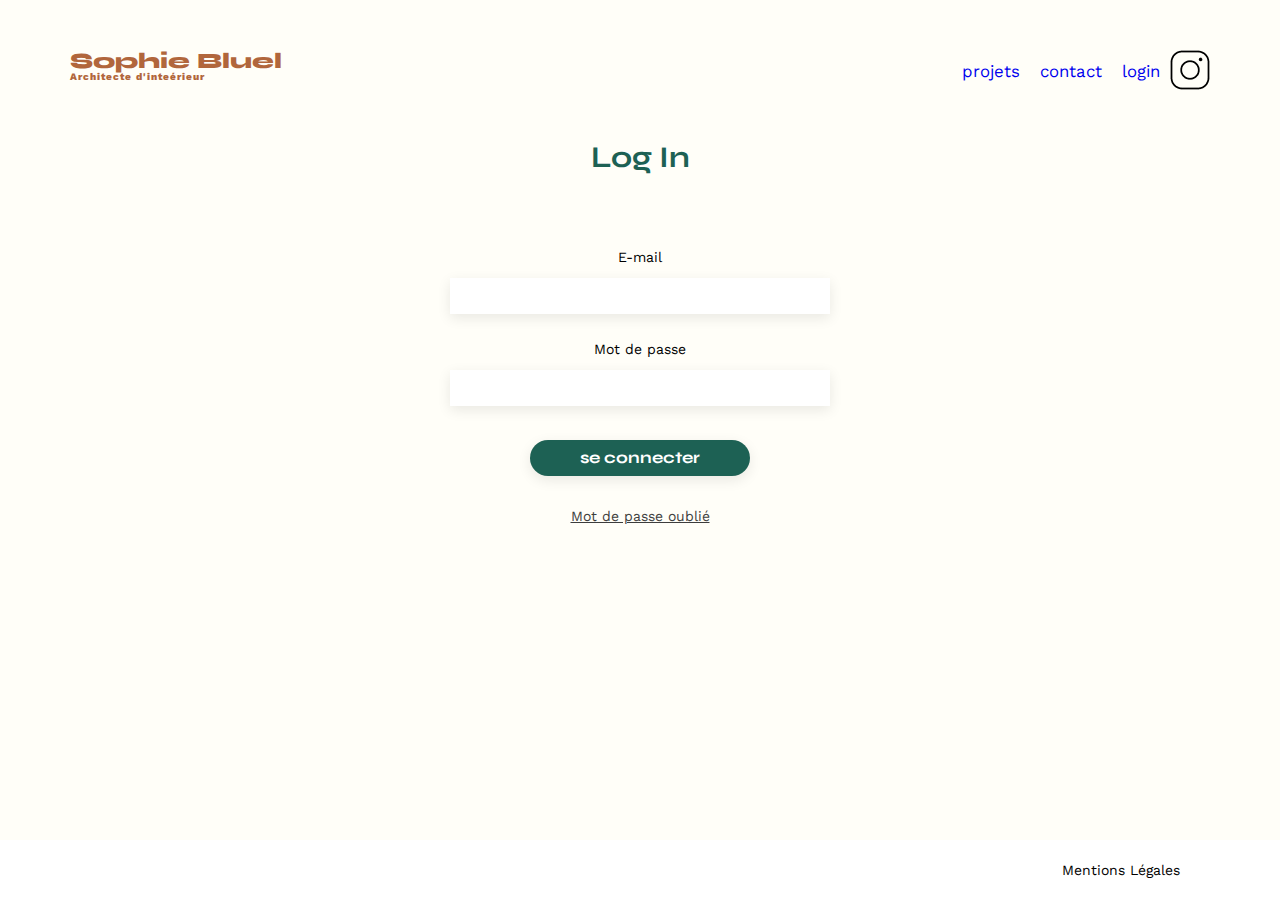
<file: FrontEnd/login.html>
<!DOCTYPE html>
<html lang="fr">
<head>
	<meta charset="UTF-8">
	<title>Sophie Bluel - Architecte d'intérieur</title>
	<meta name="viewport" content="width=device-width, initial-scale=1.0">
	<link rel="preconnect" href="https://fonts.googleapis.com">
	<link rel="preconnect" href="https://fonts.gstatic.com" crossorigin>
	<link href="https://fonts.googleapis.com/css2?family=Syne:wght@700;800&family=Work+Sans&display=swap" rel="stylesheet">
	<meta name="description" content="">
	<link rel="stylesheet" href="./assets/style.css">
	
</head>

	<body>
	
		<div class="container">
	<header>
		<div class="header">
	<h1>Sophie Bluel <span>Architecte d'inteérieur</span></h1>
	<nav>
		<ul>
			<li>
				<a href=index.html>projets</a>
			</li>
			<li>
				<a href="index.html#contact"">contact</a>
			</li>
			<li>
				<a href=login.html>login</a>
			</li>
			<li><img src="./assets/icons/instagram.png" alt="Instagram"></li>
		</ul>
	</nav>
</div>
</header>
<main >
    <section id="login">
        <h2 >Log In</h1>
        <form id="formLogin" action="#" method="post">
            <label for="email">E-mail</label>
            <input type="email" id="email">
            <label for="password">Mot de passe</label>
            <input type="password" id="password">
            <input type="submit"  value="se connecter" id="connexion">        
        </form>
        <a href="#" id="mdp">Mot de passe oublié</a>
       
    </section>
</main>
</div>
<footer id="footer">
	<nav>
		<ul>
			<li>Mentions Légales</li>
		</ul>
	</nav>
</footer>
<script src="javascript/login.js"></script>

</body>
</html>
</file>
<file: FrontEnd/assets/style.css>
/* http://meyerweb.com/eric/tools/css/reset/
   v2.0 | 20110126
   License: none (public domain)
*/

html, body, div, span, applet, object, iframe,
h1, h2, h3, h4, h5, h6, p, blockquote, pre,
a, abbr, acronym, address, big, cite, code,
del, dfn, em, img, ins, kbd, q, s, samp,
small, strike, strong, sub, sup, tt, var,
b, u, i, center,
dl, dt, dd, ol, ul, li,
fieldset, form, label, legend,
table, caption, tbody, tfoot, thead, tr, th, td,
article, aside, canvas, details, embed,
figure, figcaption, footer, header, hgroup,
menu, nav, output, ruby, section, summary,
time, mark, audio, video {
	margin: 0;
	padding: 0;
	border: 0;
	font-size: 100%;
	font: inherit;
	vertical-align: baseline;
}
/* HTML5 display-role reset for older browsers */
article, aside, details, figcaption, figure,
footer, header, hgroup, menu, nav, section {
	display: block;
}
body {
	line-height: 1;
	
}
ol, ul {
	list-style: none;
}
blockquote, q {
	quotes: none;
}
blockquote:before, blockquote:after,
q:before, q:after {
	content: '';
	content: none;
}
table {
	border-collapse: collapse;
	border-spacing: 0;
}
/*end of reset*/
*{
    box-sizing:border-box
}

main{
	max-width: 1140px;
	width:100%;
	min-height:100%;
	margin:auto;
}
body {
	display:flex;
	align-items:center;
	flex-direction:column;
	font-family: 'Work Sans' ;
	font-size: 14px;
	background:  #FFFEF8;
	justify-content: space-between;
	max-height:100%;
}
.container{
	width:100%;
	
}
.header {
	display: flex;
	justify-content: space-between;
	margin: 50px auto;
	max-width:1140px;
}
.filtres{
	margin:0px;
}
section {
	margin: 50px 0
}
h1{
	display: flex;
	flex-direction: column;
	font-family: 'Syne';
	font-size: 22px;
	font-weight: 800;
	color: #B1663C;
}
h1 > span {
	font-family: 'Work Sans';
	font-size:10px;
	letter-spacing: 0.1em;
}
h2{
	font-family: 'Syne';
	font-weight: 700;
	font-size: 30px;
	color: #1D6154
}
nav ul {
	display: flex;
	align-items: center;
	list-style-type: none;
}
nav a {
	padding: 0 10px;
	font-size: 1.2em;
	text-decoration: none;
}
a:hover {
	color: #B1663C;
}

#introduction {
	display: flex;
	align-items: center;
}
#introduction figure {
	flex: 1
}
#introduction img {
	display: block;
	margin: auto;
	width: 80%;
	margin-left:0px;
}

#introduction article {
	flex: 1
}
#introduction h2 {
	margin-bottom: 1em;
}

#introduction p {
	margin-bottom: 0.5em;
}
#portfolio h2 {
	text-align: center;
	margin-bottom: 1em;
	position:relative
}
#flexFiltres{
	display: flex;
	justify-content: center;
	width:100%;	
}
.gallery{
	width: 100%;
	display: grid;
	grid-template-columns: 1fr 1fr 1fr;
	grid-column-gap: 20px;
	grid-row-gap: 20px;
	margin-top:50px;
}
.gallery img {
	width: 100%;
	height:100%;
	object-fit: cover;
}
#contact , #login{
	width: 50%;
margin: auto;
display:flex;
flex-direction: column;
align-items:center;
}
#contact > * ,#login > * {
	text-align: center;

}
#contact h2 , #login h2{
	margin-bottom: 20px;
}
form{
	text-align: left;
	margin-top:30px;
	display: flex;
	flex-direction: column;
}

#contact input , #login input, .js-modal.vert{
	display:flex;
	align-items:center;
	height:36px;
	font-size: 1.2em;
	border: none;
	box-shadow: 0px 4px 14px rgba(0, 0, 0, 0.09);
	padding-right:50px;
	padding-left:50px;
	text-decoration: none;	
}
#contact label ,#login label{
	margin: 2em 0 1em 0;
}
#login a{
	display:inline-block;
	width:100%;
	color:#3D3D3D;	
}
#contact textarea {
	border: none;
	box-shadow: 0px 4px 14px rgba(0, 0, 0, 0.09);
}
input[type="submit"], .vert:focus-within,  .vert, .filtre,.filtre.active{
	font-family: 'Syne';
	font-weight: 700;
	color: white;
	background-color: #1D6154;
	margin : 2em auto ;	
	text-align: center;
	border-radius: 60px ;	
}
.filtre{
	color: #1D6154;
	background-color: white;
	margin-left: 10px;
	margin-right: 10px;
	border:1px solid #1D6154;
}
.filtres *{
	width:180px;
}
.centre{
	text-align:center;
}

footer{
	background: #FFF;
	padding-bottom: 20px;
	width:100%;
	height:60px;
	margin-bottom:0px;
	
	
}
#footer{
position:fixed;
	bottom:0px;
}

footer nav ul {
	display: flex;
	justify-content: flex-end;
	margin-right: 100px;
	align-items: center;
	height:60px;
}

/*barre manager*/
.modeManager{
	display:none;
}
header{
	flex-direction:column;
	width:100%;
	
}
#barreHaut{
	background:black;
	display:flex;
	justify-content: center;
	height:59px;
	align-items:center;
	
}
#barreHaut .fa-regular,#barreHaut p{
	color:white;
	margin:auto 10px;
	font-weight:400;
	font-size: 16px;
}
#barreHaut button{
	background: #FFFFFF;
border-radius: 60px;
width:216px;
height:38px;
margin:auto 10px;
font-weight:500;
	font-size: 14px;
}
/*login*/
#email, #password{
	width:380px;
}
#mdp{
	margin-bottom:50px;
}
/*modal*/
#modal1{
	display:none;
}
.modification{
	display:flex;
	width:100%;
	align-items: baseline;
	justify-content: center;
	margin-top:100px;
}
.modification a, .modification i{
	padding-left:5px;
}
.modification-modal{
	position:relative;
	left:20px;
}
.flexHautModal{
	display:flex;
	justify-content: space-between;		
}
#fleche{
	background: none;
	border:none;
	visibility:hidden;
}
.modal{
    display:flex;
    align-items:center;
    justify-content:center;      
    left:0;
    width:100%;
    background:100%;   
    animation: fadeIn .3s both;
}
.modal-wrapper{
	position:fixed;	
	top:40px;
    overflow:auto;
    width:630px;
    max-width: calc(100vw - 20px);
    max-height: calc(100vh - 20px);  
    background-color: #FFF;
    animation: slideFromTop .3s both ;
	padding:30px 85px 0px 85px;
	height:730px;
}
.modal[aria-hidden="true"]{
    animation-name:fadeOut ;
}
.modal[aria-hidden="true"] .modal-wrapper{
    animation-name:slideToBottom;	
}
.flexModal{
	display:flex;
	flex-direction:column;
	justify-content: center;
}
.js-modal-close{
	background:none;
	border:none;
}
/*1ere modale*/
#premiere{
	display:flex;
	flex-direction:column;
	justify-content: center;
}

.galleryModal{
	width: 100%;
	display: grid;
	grid-template-columns: 1fr 1fr 1fr 1fr 1fr;
	grid-column-gap: 10px;
	grid-row-gap: 30px;
	padding-bottom: 50px;
	border-bottom: 1px solid #B3B3B3;		
	top:100px;	
}
.imgModale{
	width: 100%;
	height:90%;
	object-fit: cover;
}

figureModale{
	position:relative;
}

.noir{	
	position: absolute;
	z-index: 2;		
	height:17px;
	width:17px;
	background:black;	
	display:flex;
	justify-content: center;
	align-items: center;
	border:black;
	margin-top:7px;
}
.fleche{
	visibility:hidden;
}
.figureModale:hover .fleche{
	margin-left:35px;
	visibility:visible;
}
.supprimer{
	margin-left:58px;
}
#suppressionTotale{
	color:#D65353;
	text-decoration:none;
}	
/*modale2*/ 
#deuxieme{
	display: none;
}
#photo, #disparait{
	height: 190px;
	background: #E8F1F7;
	border-radius: 3px;
	display:flex;
	flex-direction: column;
	align-items:center;		
	margin-bottom:25px;
}		
#photoBtn{
	background: #CBD6DC;
	border-radius: 50px;
	margin : 21px auto 10px auto ;	
	text-align: center;
	font-weight:500;
	font-size:14px;
	padding: 10px 50px;
	border:none;
	color:#306685
}
#boutonPhoto{
	width: 237px;
	height: 36px;
	background: #A7A7A7;
	border-radius: 60px;
	border:none;
	
}
#labelPhoto{
	font-weight:400;
	font-size:10px;
}
#getFile{
	display:none;
}
.champs{
	height:51px;
	background:#FFF;
	box-shadow: 0px 4px 14px rgba(0, 0, 0, 0.09);
	border:none;
	margin-top:10px;
	margin-bottom:20px;
}
.champsEntree{
	padding-bottom: 50px;
	border-bottom: 1px solid #B3B3B3;
	display:flex;
	flex-direction:column;
}
#output{	
	height:190px;
	margin:0px;
}

@keyframes fadeIn {
    from {opacity: 0;}
    to{opacity: 1;}
}

@keyframes slideFromTop {
    from{transform: translateY(-50px);}
    to{transform: translateY(0px);}    
}
@keyframes fadeOut{
    from {opacity: 1;}
    to{opacity: 0;}
}

@keyframes slideToBottom {
    from{transform: translateY(0x);}
    to{transform: translateY(50px);} 
}
</file>
